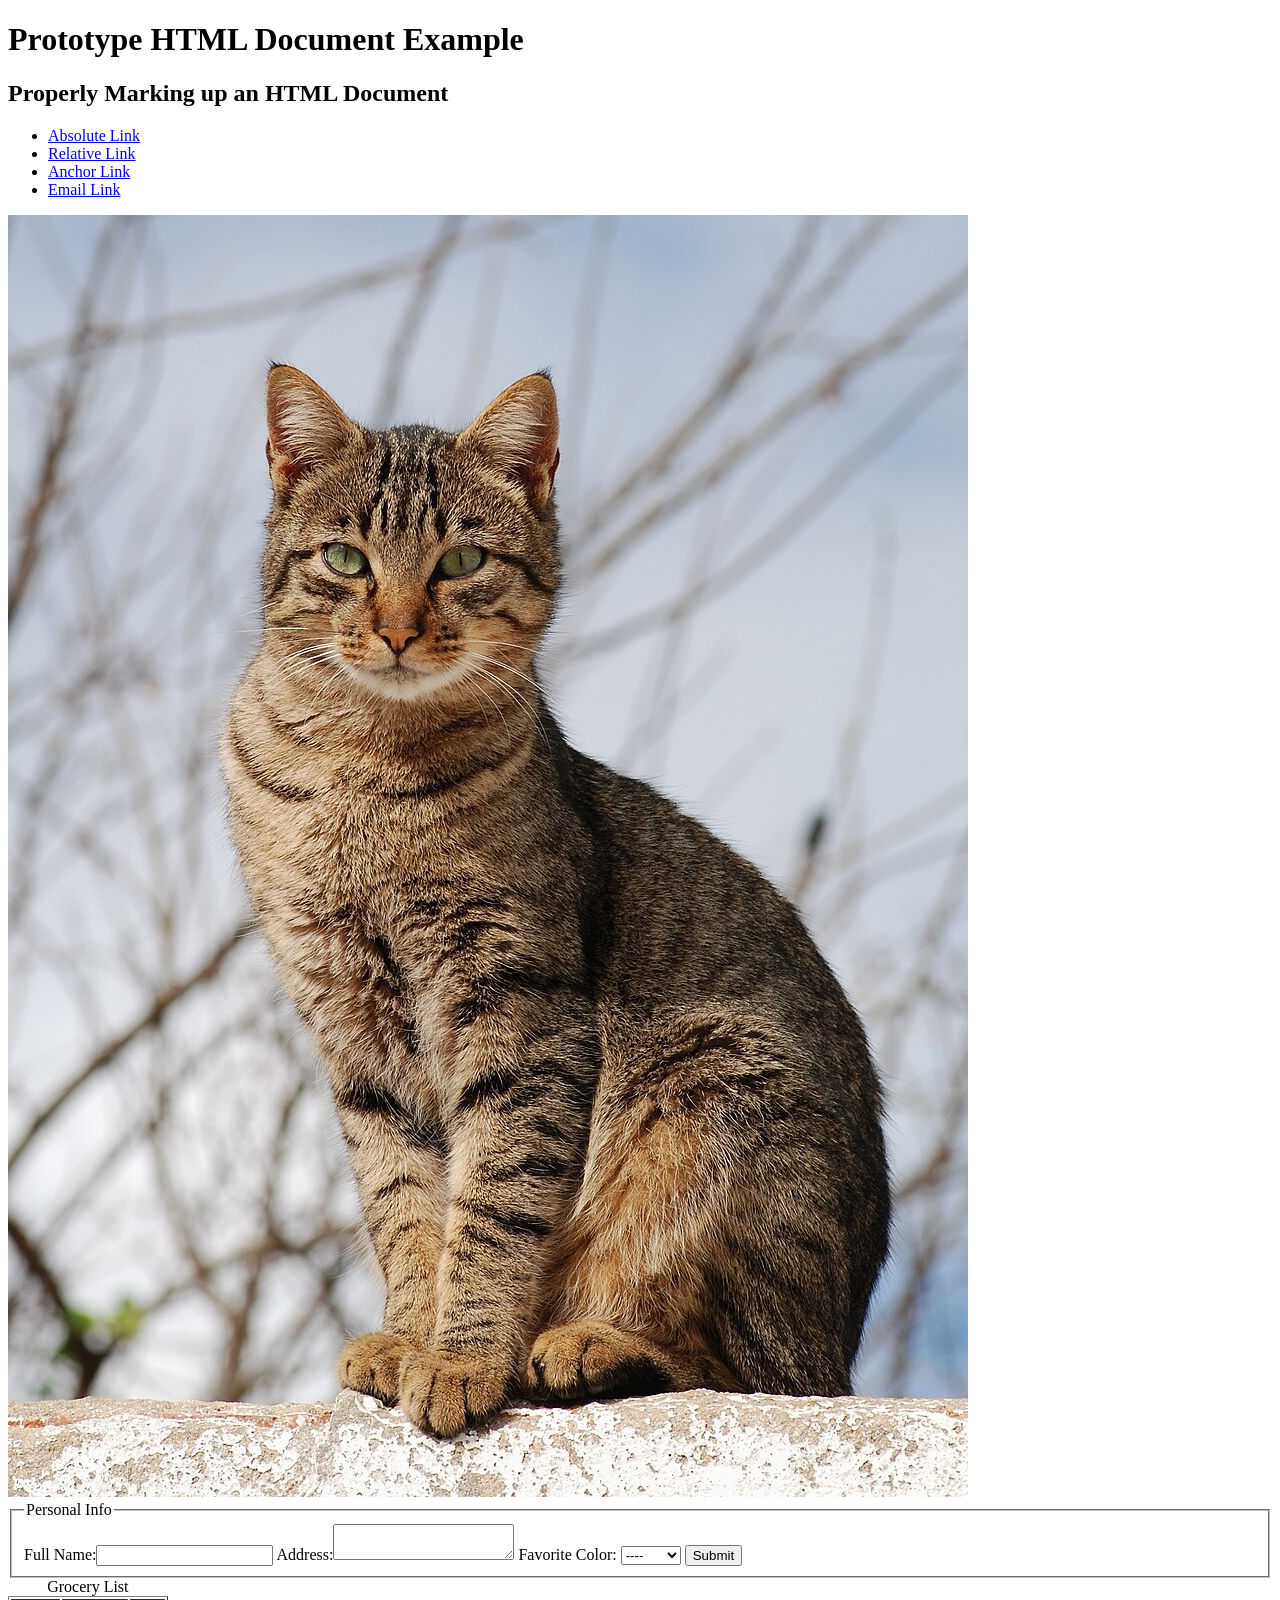
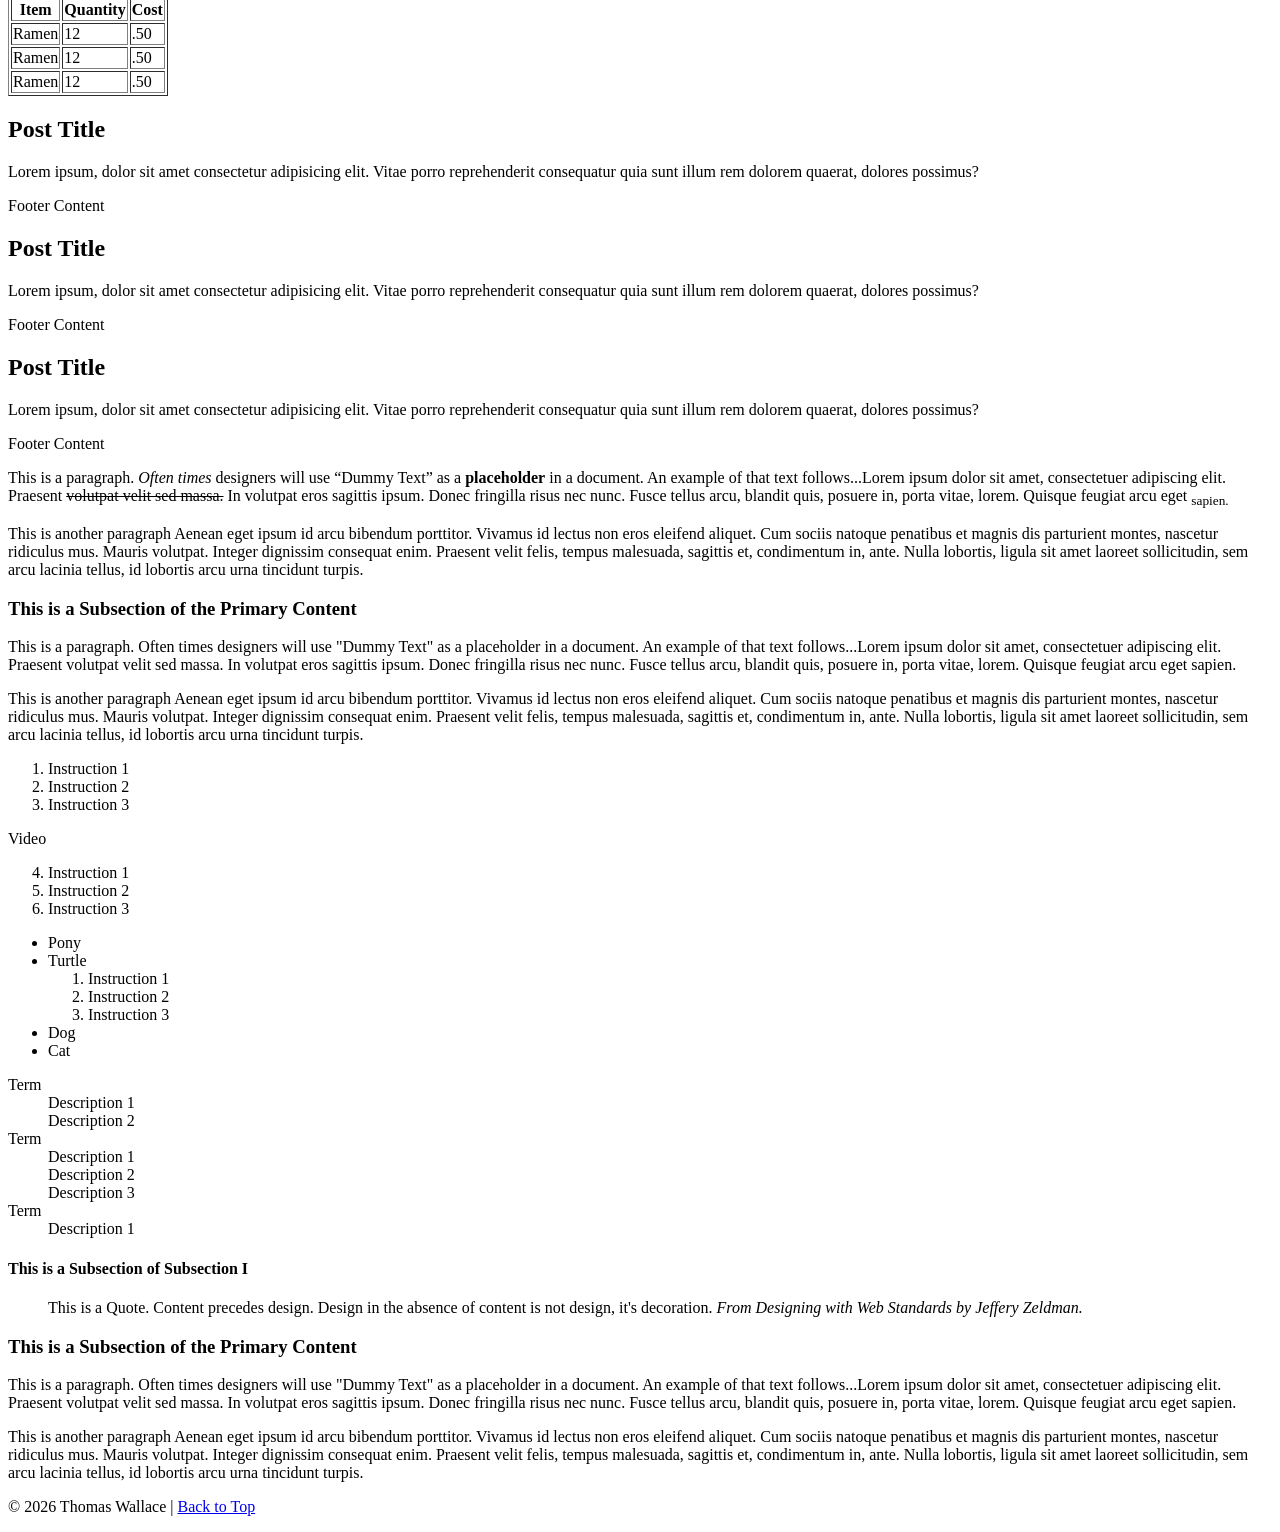
<file: prototype/index.html>
<!DOCTYPE html>
<html lang="en">

<head>
  <title>HTML Sandbox</title>
  <meta charset="utf-8" />
  <meta name="viewport" content="width=device-width, initial-scale=1.0" />
  <meta name="description" content="Short keyword heavy description of the site's purpose" />
  <meta name="author" content="Thomas Wallace" />
</head>

<body>
  <main>
    <!-- ** Page Title ** -->
    <header class="primary">
      <h1>Prototype HTML Document Example</h1>
    </header>
    <section id="content">
      <h2>Properly Marking up an HTML Document</h2>
      <!-- Hyperlinks -->
      <nav class="primary">
        <ul>
          <li><a href="https://ualr.edu#footer" target="_blank">Absolute Link</a></li>
          <li><a href="img/cat.jpg" download>Relative Link</a></li>
          <li><a href="#footer">Anchor Link</a></li>
          <li><a href="mailto:email@email.com">Email Link</a></li>
        </ul>
      </nav>
      <img src="assets/img/cat.jpg" alt="UA Little Rock Text Logo" />
      <form action="processing-script.php" method="get">
        <fieldset>
          <legend>Personal Info</legend>
          <label for="fname">Full Name:</label><input type="text" id="fname" name="fname" />
          <label for="address">Address:</label><textarea id="address" name="address"></textarea>
          <label for="color">Favorite Color:</label>
          <select id="color" name="color">
            <option value="R">Red</option>
            <option value="G">Green</option>
            <option value="B">Blue</option>
            <option selected value="null">----</option>
          </select>
          <input type="submit" />
        </fieldset>
      </form>
      <table border="1">
        <caption>Grocery List</caption>
        <tr>
          <th scope="col">Item</th>
          <th scope="col">Quantity</th>
          <th scope="col">Cost</th>
        </tr>
        <tr>
          <td>Ramen</td>
          <td>12</td>
          <td>.50</td>
        </tr>
        <tr>
          <td>Ramen</td>
          <td>12</td>
          <td>.50</td>
        </tr>
        <tr>
          <td>Ramen</td>
          <td>12</td>
          <td>.50</td>
        </tr>
      </table>

      <article>
        <header>
          <h2>Post Title</h2>
        </header>
        <p>Lorem ipsum, dolor sit amet consectetur adipisicing elit. Vitae porro reprehenderit consequatur quia sunt illum rem dolorem quaerat, dolores possimus?</p>
        <footer>Footer Content</footer>
      </article>
      <article>
        <header>
          <h2>Post Title</h2>
        </header>
        <p>Lorem ipsum, dolor sit amet consectetur adipisicing elit. Vitae porro reprehenderit consequatur quia sunt illum rem dolorem quaerat, dolores possimus?</p>
        <footer>Footer Content</footer>
      </article>
      <article>
        <header>
          <h2>Post Title</h2>
        </header>
        <p>Lorem ipsum, dolor sit amet consectetur adipisicing elit. Vitae porro reprehenderit consequatur quia sunt illum rem dolorem quaerat, dolores possimus?</p>
        <footer>Footer Content</footer>
      </article>

      <p>This is a paragraph. <em>Often times</em> designers will use <q>Dummy Text</q> as a <strong>placeholder</strong> in a document. An example of that text follows...Lorem ipsum dolor sit amet, consectetuer adipiscing elit. Praesent <del>volutpat velit sed massa.</del> In volutpat eros sagittis ipsum. Donec fringilla risus nec nunc. Fusce tellus arcu, blandit quis, posuere in, porta vitae, lorem. Quisque feugiat arcu eget <sub>sapien.</sub> </p>

      <p>This is another paragraph Aenean eget ipsum id arcu bibendum porttitor. Vivamus id lectus non eros eleifend aliquet. Cum sociis natoque penatibus et magnis dis parturient montes, nascetur ridiculus mus. Mauris volutpat. Integer dignissim consequat enim. Praesent velit felis, tempus malesuada, sagittis et, condimentum in, ante. Nulla lobortis, ligula sit amet laoreet sollicitudin, sem arcu lacinia tellus, id lobortis arcu urna tincidunt turpis. </p>

      <h3>This is a Subsection of the Primary Content</h3>

      <p>This is a paragraph. Often times designers will use "Dummy Text" as a placeholder in a document. An example of that text follows...Lorem ipsum dolor sit amet, consectetuer adipiscing elit. Praesent volutpat velit sed massa. In volutpat eros sagittis ipsum. Donec fringilla risus nec nunc. Fusce tellus arcu, blandit quis, posuere in, porta vitae, lorem. Quisque feugiat arcu eget sapien.</p>

      <p>This is another paragraph Aenean eget ipsum id arcu bibendum porttitor. Vivamus id lectus non eros eleifend aliquet. Cum sociis natoque penatibus et magnis dis parturient montes, nascetur ridiculus mus. Mauris volutpat. Integer dignissim consequat enim. Praesent velit felis, tempus malesuada, sagittis et, condimentum in, ante. Nulla lobortis, ligula sit amet laoreet sollicitudin, sem arcu lacinia tellus, id lobortis arcu urna tincidunt turpis.</p>

      <ol>
        <li>Instruction 1</li>
        <li>Instruction 2</li>
        <li>Instruction 3</li>
      </ol>
      <p>Video</p>
      <ol start="4">
        <li>Instruction 1</li>
        <li>Instruction 2</li>
        <li>Instruction 3</li>
      </ol>

      <ul>
        <li>Pony</li>
        <li>Turtle
          <ol>
            <li>Instruction 1</li>
            <li>Instruction 2</li>
            <li>Instruction 3</li>
          </ol>
        </li>
        <li>Dog</li>
        <li>Cat</li>
      </ul>

      <dl>
        <dt>Term</dt>
        <dd>Description 1</dd>
        <dd>Description 2</dd>
        <dt>Term</dt>
        <dd>Description 1</dd>
        <dd>Description 2</dd>
        <dd>Description 3</dd>
        <dt>Term</dt>
        <dd>Description 1</dd>
      </dl>

      <h4>This is a Subsection of Subsection I</h4>

      <blockquote>
        This is a Quote. Content precedes design. Design in the absence of content is not design, it's decoration. <cite>From Designing with Web Standards by Jeffery Zeldman.</cite>
      </blockquote>

      <h3>This is a Subsection of the Primary Content</h3>

      <p>This is a paragraph. Often times designers will use "Dummy Text" as a placeholder in a document. An example of that text follows...Lorem ipsum dolor sit amet, consectetuer adipiscing elit. Praesent volutpat velit sed massa. In volutpat eros sagittis ipsum. Donec fringilla risus nec nunc. Fusce tellus arcu, blandit quis, posuere in, porta vitae, lorem. Quisque feugiat arcu eget sapien.</p>

      <p>This is another paragraph Aenean eget ipsum id arcu bibendum porttitor. Vivamus id lectus non eros eleifend aliquet. Cum sociis natoque penatibus et magnis dis parturient montes, nascetur ridiculus mus. Mauris volutpat. Integer dignissim consequat enim. Praesent velit felis, tempus malesuada, sagittis et, condimentum in, ante. Nulla lobortis, ligula sit amet laoreet sollicitudin, sem arcu lacinia tellus, id lobortis arcu urna tincidunt turpis.</p>
    </section>
    <footer class="primary" id="footer">
      <p>&copy; 2026 Thomas Wallace | <a href="#top">Back to Top</a></p>
    </footer>
  </main>
</body>

</html>
</file>
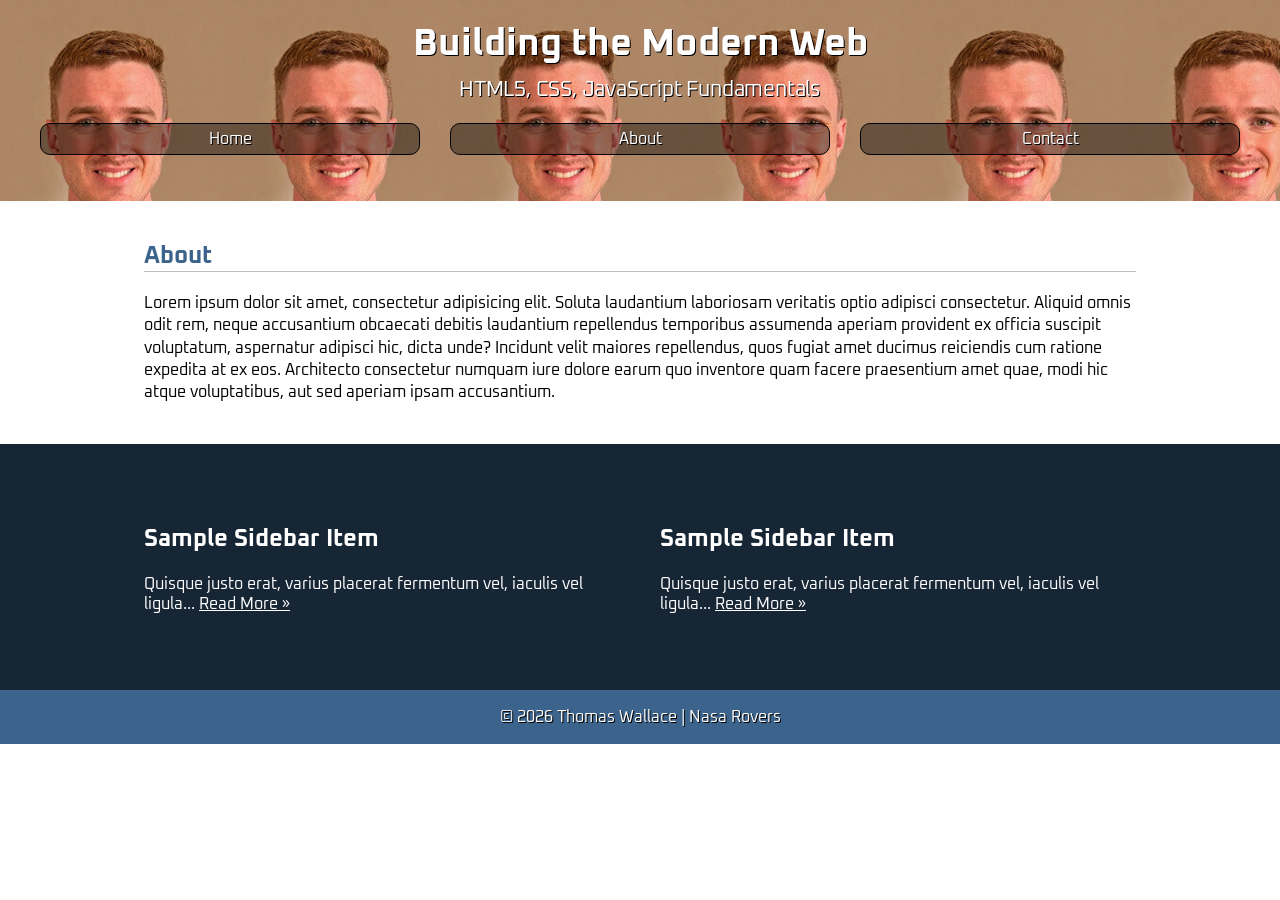
<file: css-demo/about.html>
<!DOCTYPE html>
<html lang="en">

<head>
  <title>IFSC 11003 - Prototype</title>
  <meta charset="UTF-8" />
  <meta name="description" content="Keyword rich narrative on site purpose" />
  <meta name="author" content="Student Name" />
  <meta name="viewport" content="width=device-width, initial-scale=1" />

  <!-- Style Sheet -->
  <link rel="preconnect" href="https://fonts.googleapis.com">
<link rel="preconnect" href="https://fonts.gstatic.com" crossorigin>
<link href="https://fonts.googleapis.com/css2?family=Oxanium:wght@200..800&display=swap" rel="stylesheet">
  <link href="assets/css/style.css" rel="stylesheet" />
</head>

<body id="page-about">
  <a class="visually-hidden" href="#main-content">Skip to main content</a>
  <header class="primary">
    <h1><a href="index.html">Building the Modern Web</a></h1>
    <p class="subtitle">HTML5, CSS, JavaScript Fundamentals</p>
    <nav class="primary" aria-label="Primary">
      <ul>
        <li><a href="index.html">Home</a></li>
        <li><a href="about.html">About</a></li>
        <li><a href="contact.html">Contact</a></li>
      </ul>
    </nav>
  </header>

  <!-- Main landmark gives you a clean selector target for weeks 6–9 -->
  <main id="main-content" class="container">
    <section id="content">
      <h2>About</h2>
      <p>
        Lorem ipsum dolor sit amet, consectetur adipisicing elit. Soluta laudantium laboriosam veritatis optio adipisci consectetur. Aliquid omnis odit rem, neque accusantium obcaecati debitis laudantium repellendus temporibus assumenda aperiam provident ex officia suscipit voluptatum, aspernatur adipisci hic, dicta unde? Incidunt velit maiores repellendus, quos fugiat amet ducimus reiciendis cum ratione expedita at ex eos. Architecto consectetur numquam iure dolore earum quo inventore quam facere praesentium amet quae, modi hic atque voluptatibus, aut sed aperiam ipsam accusantium.
      </p>
    </section>
  </main>
  <aside aria-label="Sidebar">
    <div class="container">
      <article class="widget">
        <header>
          <h2>Sample Sidebar Item</h2>
        </header>

        <p>
          Quisque justo erat, varius placerat fermentum vel, iaculis vel ligula...
          <a href="#">Read More &raquo;</a>
        </p>

        <footer>Widget Footer</footer>
      </article>
      <article class="widget">
        <header>
          <h2>Sample Sidebar Item</h2>
        </header>

        <p>
          Quisque justo erat, varius placerat fermentum vel, iaculis vel ligula...
          <a href="#">Read More &raquo;</a>
        </p>

        <footer>Widget Footer</footer>
      </article>
    </div>
  </aside>
  <footer class="primary">
    <p>&copy; 2026 Thomas Wallace | Nasa Rovers</p>
  </footer>

</body>

</html>
</file>
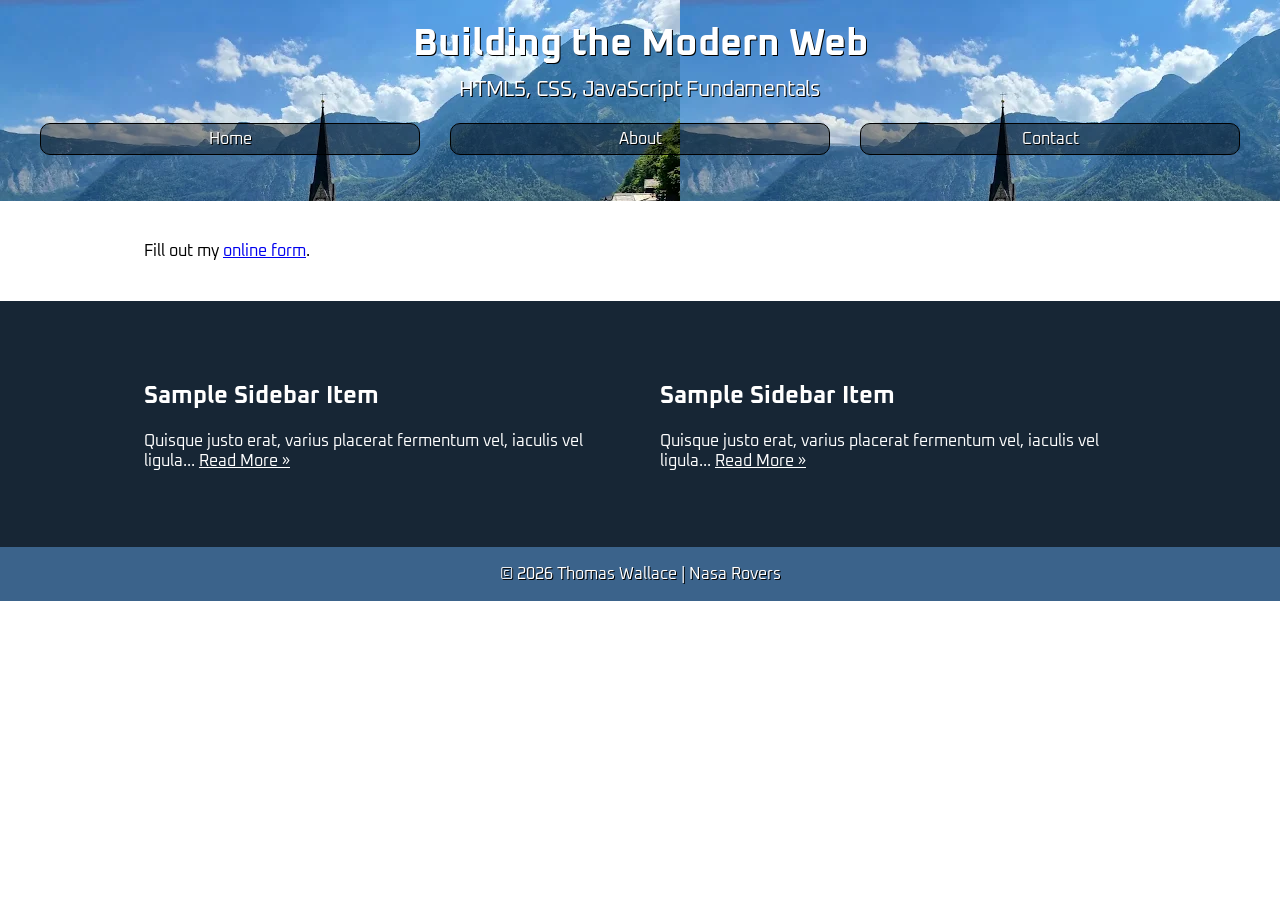
<file: css-demo/contact.html>
<!DOCTYPE html>
<html lang="en">

<head>
  <title>IFSC 11003 - Prototype</title>
  <meta charset="UTF-8" />
  <meta name="description" content="Keyword rich narrative on site purpose" />
  <meta name="author" content="Student Name" />
  <meta name="viewport" content="width=device-width, initial-scale=1" />

  <!-- Style Sheet -->
  <link rel="preconnect" href="https://fonts.googleapis.com">
<link rel="preconnect" href="https://fonts.gstatic.com" crossorigin>
<link href="https://fonts.googleapis.com/css2?family=Oxanium:wght@200..800&display=swap" rel="stylesheet">
  <link href="assets/css/style.css" rel="stylesheet" />
</head>

<body id="page-contact">
  <a class="visually-hidden" href="#main-content">Skip to main content</a>
  <header class="primary">
    <h1><a href="index.html">Building the Modern Web</a></h1>
    <p class="subtitle">HTML5, CSS, JavaScript Fundamentals</p>
    <nav class="primary" aria-label="Primary">
      <ul>
        <li><a href="index.html">Home</a></li>
        <li><a href="about.html">About</a></li>
        <li><a href="contact.html">Contact</a></li>
      </ul>
    </nav>
  </header>

  <!-- Main landmark gives you a clean selector target for weeks 6–9 -->
  <main id="main-content" class="container">
    <section id="content">
<div id="wufoo-we1y6dn1x8zb8m"> Fill out my <a href="https://herrwallace.wufoo.com/forms/we1y6dn1x8zb8m">online form</a>. </div> <script type="text/javascript"> var we1y6dn1x8zb8m; (function(d, t) { var s = d.createElement(t), options = { 'userName':'herrwallace', 'formHash':'we1y6dn1x8zb8m', 'autoResize':true, 'height':'573', 'async':true, 'host':'wufoo.com', 'header':'show', 'ssl':true }; s.src = ('https:' == d.location.protocol ?'https://':'http://') + 'secure.wufoo.com/scripts/embed/form.js'; s.onload = s.onreadystatechange = function() { var rs = this.readyState; if (rs) if (rs != 'complete') if (rs != 'loaded') return; try { we1y6dn1x8zb8m = new WufooForm(); we1y6dn1x8zb8m.initialize(options); we1y6dn1x8zb8m.display(); } catch (e) { } }; var scr = d.getElementsByTagName(t)[0], par = scr.parentNode; par.insertBefore(s, scr); })(document, 'script'); </script>
    </section>
  </main>
  <aside aria-label="Sidebar">
    <div class="container">
      <article class="widget">
        <header>
          <h2>Sample Sidebar Item</h2>
        </header>

        <p>
          Quisque justo erat, varius placerat fermentum vel, iaculis vel ligula...
          <a href="#">Read More &raquo;</a>
        </p>

        <footer>Widget Footer</footer>
      </article>
      <article class="widget">
        <header>
          <h2>Sample Sidebar Item</h2>
        </header>

        <p>
          Quisque justo erat, varius placerat fermentum vel, iaculis vel ligula...
          <a href="#">Read More &raquo;</a>
        </p>

        <footer>Widget Footer</footer>
      </article>
    </div>
  </aside>
  <footer class="primary">
    <p>&copy; 2026 Thomas Wallace | Nasa Rovers</p>
  </footer>

</body>

</html>
</file>
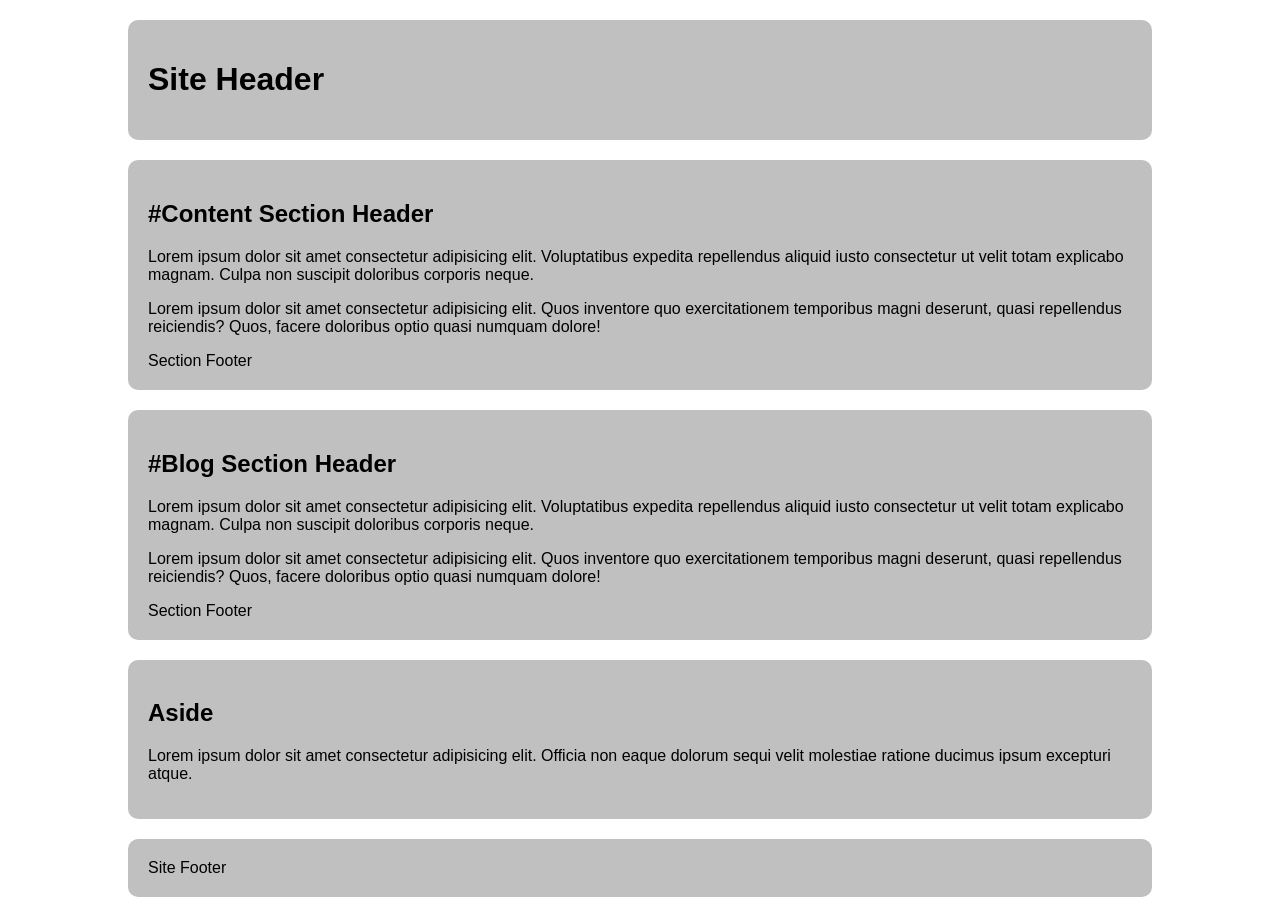
<file: css-grid-lab/grid-two-col-equal.html>
<!DOCTYPE html>
<html lang="en">

<head>
  <meta charset="UTF-8">
  <meta name="viewport" content="width=device-width, initial-scale=1.0">
  <title>CSS Grid Demo</title>
  <style>
    /*  ---------------Box Sizing-----------------  */
    html {
      box-sizing: border-box;
    }

    *,
    *:before,
    *:after {
      box-sizing: inherit;
    }

    /* Starter */
    main>* {
      font-family: Avenir, Montserrat, Corbel, "URW Gothic", source-sans-pro,
        sans-serif;
      font-weight: normal;
      background-color: #c0c0c0;
      border-radius: 10px;
      padding: 20px;
    }

    main {
      display: grid;
      gap: 20px;
      max-width: 80vw;
      margin: 20px auto;
    }
  </style>

</head>

<body>
  <main>
    <header class="primary">
      <h1>Site Header</h1>
    </header>
    <section id="content">
      <header>
        <h2>#Content Section Header</h2>
      </header>
      <p>Lorem ipsum dolor sit amet consectetur adipisicing elit. Voluptatibus expedita repellendus aliquid iusto consectetur ut velit totam explicabo magnam. Culpa non suscipit doloribus corporis neque.</p>
      <p>
        Lorem ipsum dolor sit amet consectetur adipisicing elit. Quos inventore quo exercitationem temporibus magni deserunt, quasi repellendus reiciendis? Quos, facere doloribus optio quasi numquam dolore!</p>
      <footer>Section Footer</footer>
    </section>
    <section id="blog">
      <header>
        <h2>#Blog Section Header</h2>
      </header>
      <p>Lorem ipsum dolor sit amet consectetur adipisicing elit. Voluptatibus expedita repellendus aliquid iusto consectetur ut velit totam explicabo magnam. Culpa non suscipit doloribus corporis neque.</p>
      <p>
        Lorem ipsum dolor sit amet consectetur adipisicing elit. Quos inventore quo exercitationem temporibus magni deserunt, quasi repellendus reiciendis? Quos, facere doloribus optio quasi numquam dolore!</p>
      <footer>Section Footer</footer>
    </section>
    <aside>
      <h2>Aside</h2>
      <p>Lorem ipsum dolor sit amet consectetur adipisicing elit. Officia non eaque dolorum sequi velit molestiae ratione ducimus ipsum excepturi atque.</p>
    </aside>
    <footer class="primary">Site Footer</footer>
  </main>
</body>

</html>
</file>
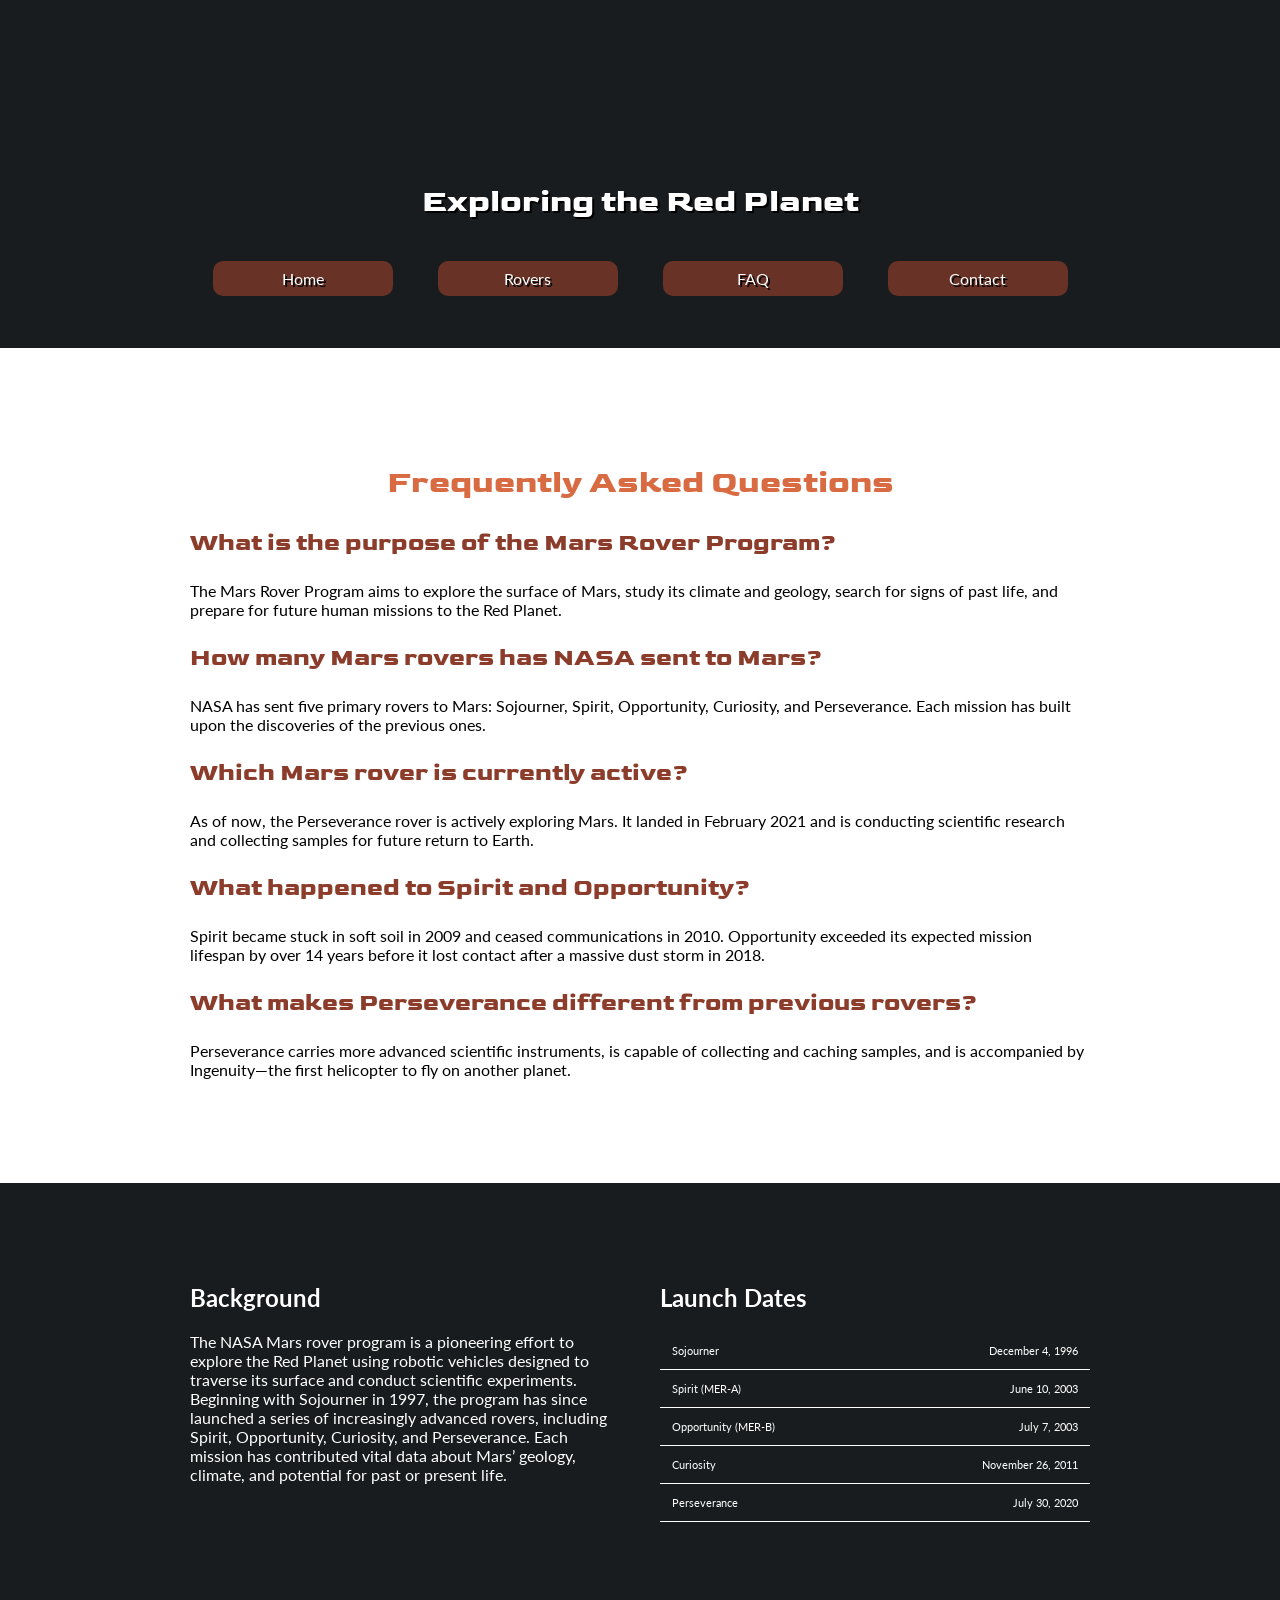
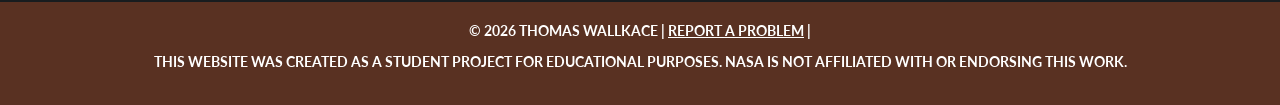
<file: final-project-draft/faq.html>
<!DOCTYPE html>
<html lang="en">

<head>
  <title>SpaceX Dragon</title>
  <meta charset="UTF-8" />
  <meta name="description" content="Mars Rovers" />
  <meta name="author" content="Thomas Wallace" />
  <link rel="preconnect" href="https://fonts.gstatic.com">
  <link href="https://fonts.googleapis.com/css2?family=Goldman:wght@700&display=swap" rel="stylesheet">
  <link href="https://fonts.googleapis.com/css2?family=Lato&display=swap" rel="stylesheet">
  <link rel="stylesheet" href="assets/css/style.css" />
</head>

<body>
  <header role="banner" class="primary">
    <h1><a href="index.html">Mars Rovers</a></h1>
    <h2>Exploring the Red Planet</h2>
    <nav role="navigation">
      <ul>
        <li><a href="index.html">Home</a></li>
        <li><a href="history.html">Rovers</a></li>
        <li><a href="faq.html">FAQ</a></li>
        <li><a href="contact.html">Contact</a></li>
      </ul>
    </nav>
  </header>
  <section id="content" class="container">
 <h2>Frequently Asked Questions</h2>

  <h3>What is the purpose of the Mars Rover Program?</h3>
  <p>
    The Mars Rover Program aims to explore the surface of Mars, study its climate and geology, search for signs of past life, and prepare for future human missions to the Red Planet.
  </p>

  <h3>How many Mars rovers has NASA sent to Mars?</h3>
  <p>
    NASA has sent five primary rovers to Mars: Sojourner, Spirit, Opportunity, Curiosity, and Perseverance. Each mission has built upon the discoveries of the previous ones.
  </p>

  <h3>Which Mars rover is currently active?</h3>
  <p>
    As of now, the Perseverance rover is actively exploring Mars. It landed in February 2021 and is conducting scientific research and collecting samples for future return to Earth.
  </p>

  <h3>What happened to Spirit and Opportunity?</h3>
  <p>
    Spirit became stuck in soft soil in 2009 and ceased communications in 2010. Opportunity exceeded its expected mission lifespan by over 14 years before it lost contact after a massive dust storm in 2018.
  </p>

  <h3>What makes Perseverance different from previous rovers?</h3>
  <p>
    Perseverance carries more advanced scientific instruments, is capable of collecting and caching samples, and is accompanied by Ingenuity—the first helicopter to fly on another planet.
  </p>
  </section>
  <aside role="complementary">
    <div class="container">
      <article class="widget">
        <header>
          <h2>Background</h2>
        </header>
        <p>
          The NASA Mars rover program is a pioneering effort to explore the Red Planet using robotic vehicles designed to traverse its surface and conduct scientific experiments. Beginning with Sojourner in 1997, the program has since launched a series of increasingly advanced rovers, including Spirit, Opportunity, Curiosity, and Perseverance. Each mission has contributed vital data about Mars’ geology, climate, and potential for past or present life.
        </p>
        <footer>Widget Footer</footer>
      </article>
      <article class="widget overview">
        <header>
          <h2>Launch Dates</h2>
        </header>
        <table>
          <tbody>
            <tr>
              <td>Sojourner</td>
              <td>December 4, 1996</td>
            </tr>
            <tr>
              <td>Spirit (MER-A)</td>
              <td>June 10, 2003</td>
            </tr>
            <tr>
              <td>Opportunity (MER-B)</td>
              <td>July 7, 2003</td>
            </tr>
            <tr>
              <td>Curiosity</td>
              <td>November 26, 2011</td>
            </tr>
            <tr>
              <td>Perseverance</td>
              <td>July 30, 2020</td>
            </tr>
          </tbody>
        </table>
        <footer>Widget Footer</footer>
      </article>
    </div>
  </aside>
  <footer id="colophon" role="contentinfo">
        <h6>&copy; 2026 Thomas Wallkace | <a href="mailto:tswallace@ualr.edu"> Report a Problem</a> | <p>This website was created as a student project for educational purposes. NASA is not affiliated with or endorsing this work.</p>
  </footer>
</body>

</html>
</file>
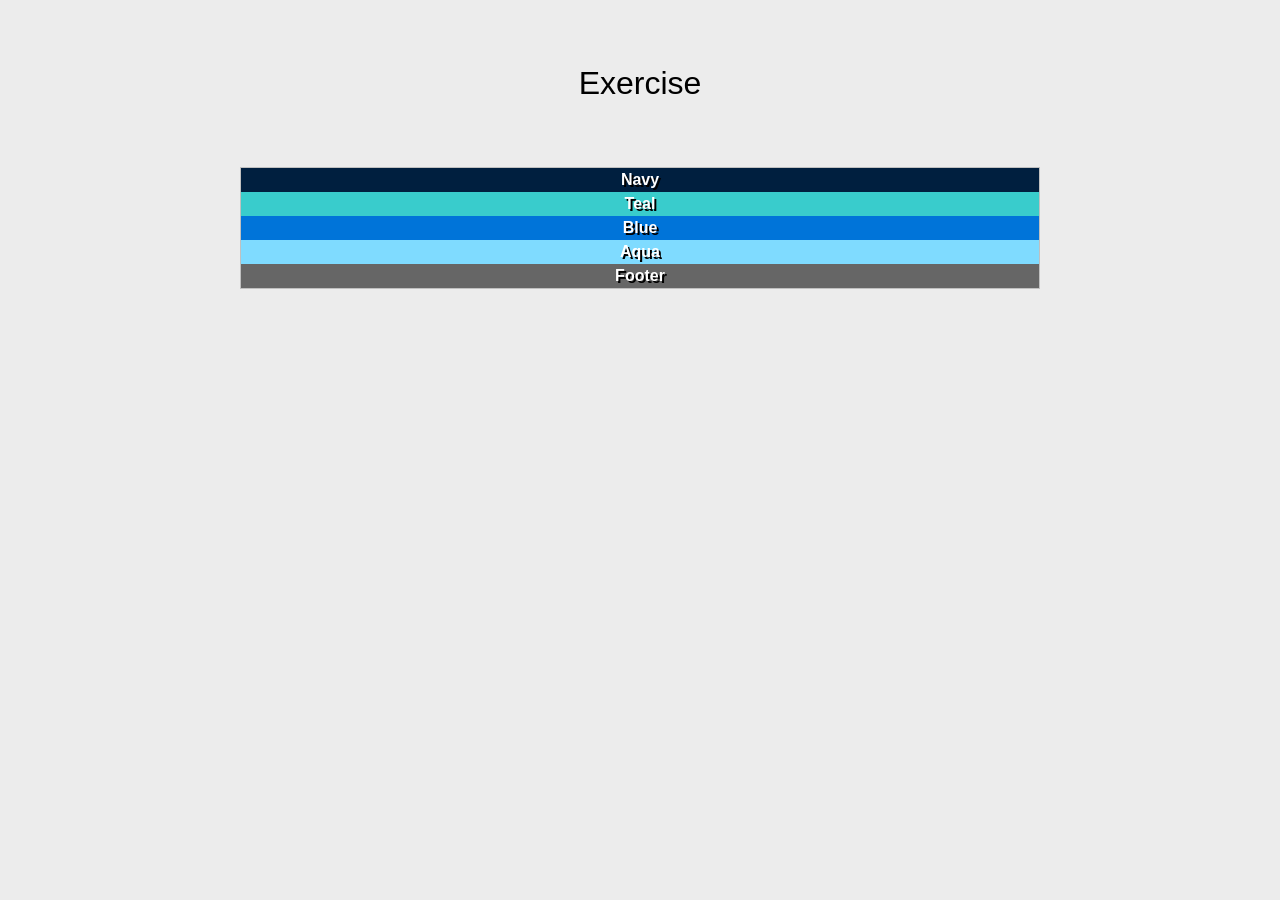
<file: positioning-lab/absolute-1.html>
<!DOCTYPE html>
<html lang="en">

<head>
  <meta charset="UTF-8">
  <meta http-equiv="X-UA-Compatible" content="IE=edge">
  <meta name="viewport" content="width=device-width, initial-scale=1.0">
  <title>Positioning Lab</title>
  <style type="text/css">
    /* ---------------Box Sizing----------------- */
    html {
      box-sizing: border-box;
    }
    *,
    *:before,
    *:after {
      box-sizing: inherit;
    }
    body {
      background-color: #ECECEC;
      font-weight: bold;
      font-family: Tahoma, Geneva, sans-serif;
      color: #FFF;
      text-align: center;
      line-height: 24px;
    }
    #wrapper {
      background-color: #FFF;
      border: 1px solid #c0c0c0;
      width: 800px;
      margin-right: auto;
      margin-left: auto;
      text-shadow: 2px 2px #000;
    }
    #navy {
      background-color: #001f3f;
    }
    #teal {
      background-color: #39CCCC;
    }
    #blue {
      background-color: #0074D9;
    }
    #aqua {
      background-color: #7FDBFF;
    }
    #footer {
      background-color: #666;
    }
    h1 {
      color: #000;
      font-weight: normal;
      padding: 50px;
    }
  </style>
</head>
<body>
  <h1>Exercise</h1>
  <section id="wrapper">
    <div id="navy">Navy</div>
    <div id="teal">Teal</div>
    <div id="blue">Blue</div>
    <div id="aqua">Aqua</div>
    <div id="footer">Footer</div>
  </section>
</body>

</html>
</file>
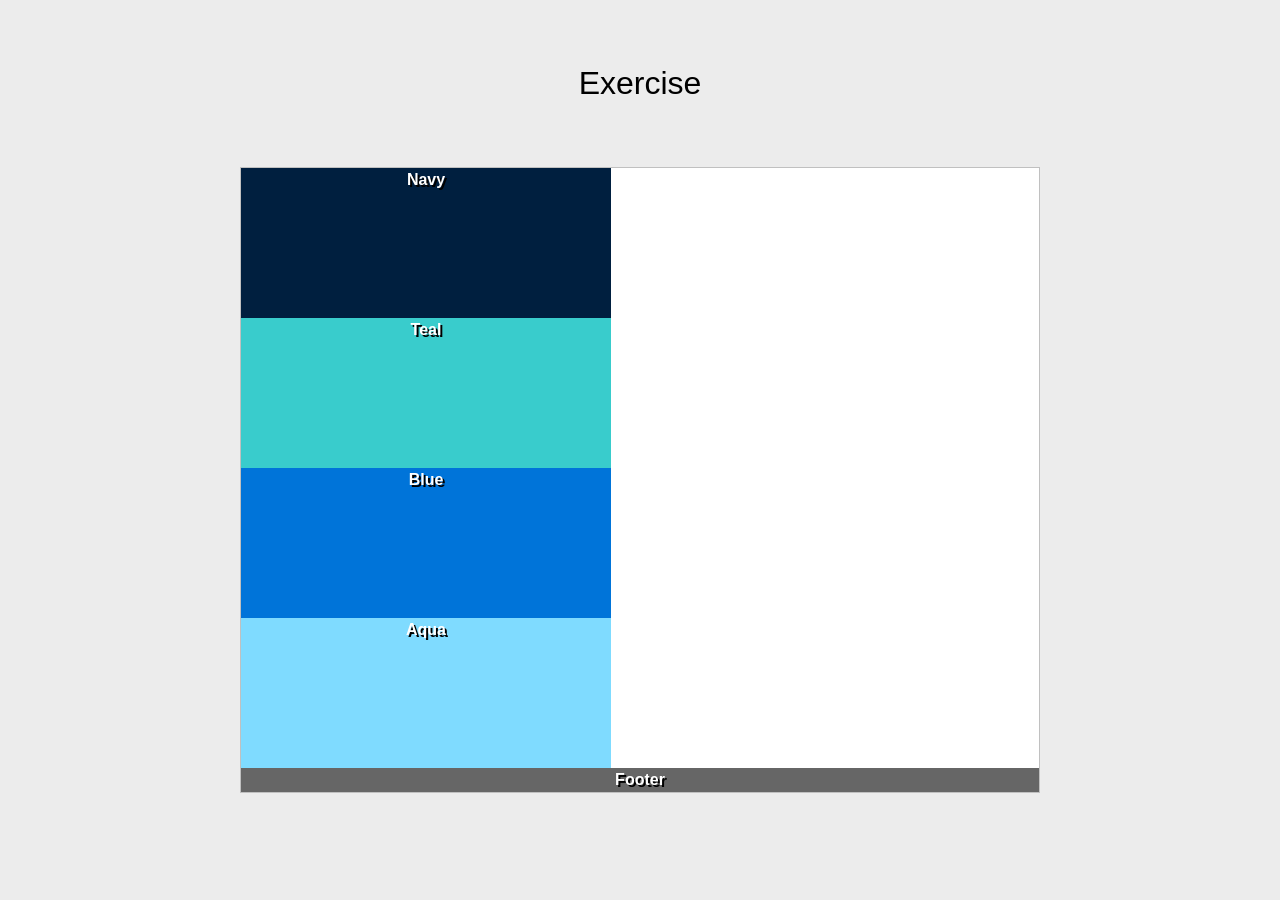
<file: positioning-lab/float-1.html>
<!DOCTYPE html>
<html lang="en">

<head>
  <meta charset="UTF-8">
  <meta http-equiv="X-UA-Compatible" content="IE=edge">
  <meta name="viewport" content="width=device-width, initial-scale=1.0">
  <title>Positioning Lab</title>
  <style type="text/css">
    /* ---------------Box Sizing----------------- */
    html {
      box-sizing: border-box;
    }
    *,
    *:before,
    *:after {
      box-sizing: inherit;
    }
    body {
      background-color: #ECECEC;
      font-weight: bold;
      font-family: Tahoma, Geneva, sans-serif;
      color: #FFF;
      text-align: center;
      line-height: 24px;
    }
    #wrapper {
      background-color: #FFF;
      border: 1px solid #c0c0c0;
      width: 800px;
      margin-right: auto;
      margin-left: auto;
      text-shadow: 2px 2px #000;
    }
    #navy {
      background-color: #001f3f;
      width:370px;
      height:150px;
    }
    #teal {
      background-color: #39CCCC;
      width:370px;
      height:150px;
    }
    #blue {
      background-color: #0074D9;
            width:370px;
      height:150px;
    }
    #aqua {
      background-color: #7FDBFF;
            width:370px;
      height:150px;
    }
    #footer {
      background-color: #666;
    }
    h1 {
      color: #000;
      font-weight: normal;
      padding: 50px;
    }
  </style>
</head>
<body>
  <h1>Exercise</h1>
  <section id="wrapper">
    <div id="navy">Navy</div>
    <div id="teal">Teal</div>
    <div id="blue">Blue</div>
    <div id="aqua">Aqua</div>
    <div id="footer">Footer</div>
  </section>
</body>

</html>
</file>
<file: css-demo/assets/css/style.css>
/* ---------------Box Sizing----------------- */
html {
  box-sizing: border-box;
}
*,
*:before,
*:after {
  box-sizing: inherit;
}

/* Skip link utility: hidden until focused */
.visually-hidden {
  border: 0;
  clip: rect(0, 0, 0, 0);
  height: 1px;
  margin: -1px;
  overflow: hidden;
  padding: 0;
  position: absolute;
  white-space: nowrap;
  width: 1px;
}

/* -------- Utility Styles --------*/
.container{
  width:80vw;
  max-width:992px;
  margin:40px auto;
}

img{
  max-width:100%;
}

.img-right{
  float:right;
  border:1px solid #CCCCCC;
  padding:5px;
  margin:10px 0 10px 20px;
}
.img-left{
  float:left;
  border:1px solid #CCCCCC;
  padding:5px;
  margin:10px 20px 10px 0;
}
.img-center{
  display:block;
  border:1px solid #CCCCCC;
  padding:5px;
  margin:20px auto;
}


/* -------- Global Styles --------*/

body{
  font-family: "Oxanium", sans-serif;
  margin:0;
}

header.primary{
  background-color:#3b6b8b;
  color: #ffffff;
  text-align: center;
  text-shadow: 1px 1px #000000;
  /* Longform */
  padding-top:40px;
  padding-right:40px;
  padding-bottom:40px;
  padding-left:40px;
  /* Single Value */
  padding:40px;
  /* T/R/B/L */
  padding: 40px 40px 20px 40px;
  /* T/B | L/R */
  padding: 20px 40px;
  background-image: url("../img/church.webp");
}

#page-about header.primary{
    background-image: url("../img/tim.jpg");
}

header.primary a{
  color:#fff;
  text-decoration:none;
}

header.primary h1{
  font-size:2.4rem;
  margin:0;
}

header.primary  p.subtitle{
  font-size:1.3rem;
  margin:10px 0 20px;
  letter-spacing: -.2px;
}

header.primary nav.container{
  
}

header.primary nav ul{
  padding:0;
  display:flex;
  flex-direction:row;
  justify-content: space-evenly;
  gap:30px;
}

header.primary nav ul li{
  list-style-type:none;
  margin-bottom:10px;
  flex:1;
}

header.primary nav ul li a{
  background-color: rgba(0,0,0,.4);
  padding:5px 7.5px;
  display:block;
  border-radius: 10px;
  border: 1px solid #000;
  transition:.3s;
}

header.primary nav ul li a:hover{
  background-color: rgba(0,0,0,.8);
}

#content h2, #blog h2{
color:#3b638b;
border-bottom:1px solid #c0c0c0;
}

#content p{
  line-height:1.4;
}

#blog{
  display:flex;
  flex-direction:row;
  justify-content:space-between;
  flex-wrap:wrap;
  gap:20px;
  border-top:4px double #cccccc;
  border-bottom:4px double #cccccc;
  margin:20px 0;
  padding:30px 0 40px 0;
}

#blog h2{
flex: 0 0 100%;
margin:0;  
}

#blog article{
box-shadow: 0 4px 8px rgba(0,0,0, 0.6);
padding:10px;
font-size:.7rem;
flex:1;  
}

figure{
margin:0;
}

#blog article time,
#blog figcaption {
  text-transform:uppercase;
  font-size:.7rem;
}

#blog a{
 color:#3B638B;
}

#practice h2{
color:#3b638b;
border-bottom:1px solid #c0c0c0;
}

#practice a:link, #practice a:visited{
  color: #3b638b;
}

#practice h3{
  border-left:7.5px solid #3b638b;
  padding:7.5px;
}


table{
width:100%;
border:1px solid #c0c0c0;
border-collapse:collapse;  
}
table caption{}
tr:nth-child(odd){
  background-color: rgba(0, 0, 0, 0.1); 
}
th{
background-color: #172635;
color:#ffffff;
padding:7.5px;
}
td{
  border:1px solid #c0c0c0;
  padding:5px; 
}

td:nth-child(n+2){
  text-align:right;
}

tr:hover{
  background-color: rgba(0, 0, 0, 0.2); 
}


aside[aria-label="Sidebar"]{
    background-color: #172635;
    color:#fff;
    padding: 20px 0;
}

aside div.container{
  display:flex;
  flex-direction:row;
  justify-content:center;
  gap:40px;
}

aside .container a{
  color:#ffffff;
}

article.widget footer{
  display:none;
}

footer.primary{
background-color: #3b638b;
padding:1px;
text-align:center;
color:#ffffff; 
text-shadow:1px 1px #000000;    
}












/*  ----------- Media Queries ------------  */

@media screen and (max-width:500px){
  
header.primary nav ul{
  flex-direction:column;
  gap:5px;
} 
  
#blog h2{
text-align:center;
}  
  
}
</file>
<file: final-project-draft/assets/css/style.css>
/* Color Theme  
#F28D52
#D96B43
#593122
#8C3C2A
#F2F2F2

*/




/* ---------------Box Sizing----------------- */

html {
  box-sizing: border-box;
}
*,
*:before,
*:after {
  box-sizing: inherit;
}

/* ----- Utility Styles ---- */

.container {
  width: 80vw;
  margin: 40px auto;
  max-width: 900px;
}

.img-right {
  float: right;
  margin: 10px 0 10px 20px;
  border: 1px solid #c0c0c0;
  padding: 5px;
  max-width:33%;
}

.img-left {
  float: left;
  margin: 10px 20px 10px 0;
  border: 1px solid #c0c0c0;
  padding: 5px;
}

.img-center {
  display: block;
  margin: 20px auto;
  border: 1px solid #c0c0c0;
  padding: 5px;
}

/* ---- Responsive Images ----*/
img {
  max-width: 100%;
  height: auto;
}

/* ----- Global Styles ---- */

body {
  font-family: "Lato", sans-serif;
  margin: 0;
}

header.primary {
  background-color: #181c1f;
  text-align: center;
  color: #ffffff;
  text-shadow: 2px 2px #000000;
  /* Shorhand T,R,B,L*/
  padding: 2em 2em;
  position: relative;
}

#contact header.primary::before {
  content: "";
  background-image: none;
  background-size: cover;
  position: absolute;
  top: 0px;
  right: 0px;
  bottom: 0px;
  left: 0px;
  opacity: 0.4;
}


header.primary::before {
  content: "";
  background-image: url("https://assets.codepen.io/7248/mars.jpg");
  background-size: cover;
  position: absolute;
  top: 0px;
  right: 0px;
  bottom: 0px;
  left: 0px;
  opacity: 0.4;
}

header.primary h1 {
  font-size: 3.2rem;
  margin: 20px 0;
  position: relative;
}

header.primary h1 a {
  color: #ffffff;
  display: block;
  width: 376px;
  height: 110px;
  margin: 0 auto;
    background: url("https://assets.codepen.io/7248/nasa-opt.webp");
  text-indent: 100%;
  white-space:nowrap;
  overflow:hidden;
}

header.primary h2 {
  font-family: "Goldman", cursive;
  font-size: 2em;
  /* Shorhand Three Value Top, Left/Right, Bottom*/
  margin: 20px auto 40px;
  position: relative;
}

header.primary nav ul {
  position: relative;
  display: flex;
  flex-direction: row;
  justify-content: space-around;
  padding: 0;
  max-width: 900px;
  margin: 20px auto;
}

header.primary nav li {
  list-style-type: none;
  padding: 0;
  width: 20%;
}

header.primary nav a:link,
header.primary nav a:visited {
  color: white;
  text-decoration: none;
  background-color: #000000;
  background-color: rgba(140, 60, 42, .7);
  padding: 8px 16px;
  border-radius: 10px;
  transition: 0.6s;
  display: block;
}

header.primary nav a:hover,
header.primary nav a:active {
  background-color: rgba(140, 60, 42, 1);
}

section#content {
  padding: 3em 0;
}

section#content h2{
  font-family: "Goldman", cursive;
  color: #D96B43;
}

section#content h3{
  font-family: "Goldman", cursive;
  color: #8C3C2A;
  font-size:1.5rem;
}

section#content table{
  width:100%;
  border: 1px solid #c0c0c0;
  border-collapse:collapse;
}

section#content caption{
  font-weight:bold;
  font-size:1.5rem;
  margin:10px;
  font-family: "Goldman", cursive;
  font-size: 2em;
  color: #33536b;
}

section#content th {
  background:#181C1F;
  color:#ffffff;
  text-align:left;
  padding:10px;
}

section#content td{
  border:1px solid #c0c0c0;
  padding:5px;
}

section#content tr:nth-child(even){
  background:#DCDCDC;
}

section#content tr:hover{
  background:#8EA6B8;
}

/* ------------- Articles --------------- */

section#articles {
  background: #181c1f;
}

section#articles .container {
  display: flex;
  flex-direction: row;
  justify-content: space-between;
  gap:20px;
  flex-wrap: wrap;
  border-bottom: 1px solid #c0c0c0;
  padding: 0 0 4em 0;
}

section#articles h2,
#content h2 {
  flex: 0 0 100%;
  color: #33536b;
  text-align: center;
  font-family: "Goldman", cursive;
  font-size: 2em;
  
}

section#articles h2 {
  color: #fff;
  text-shadow: 2px 2px #000;
}

#articles article.post {
  flex:1;  
  box-shadow: 0 4px 8px inset rgba(0, 0, 0, 0.4);
  padding: 10px;
  transition: 0.6s;
  font-size: 0.8rem;
  border-radius: 10px;
  background: #fff;
}

#articles article.post h2 {
  font-size: 1.5em;
  text-shadow: none;
}

#articles article.post:hover {
  box-shadow: 0 8px 16px rgba(0, 0, 0, 0.4);
}

#articles article time,
#articles article figcaption,
#articles article footer {
  font-size: 0.8em;
  color: #c0c0c0;
  text-transform: uppercase;
}

#articles .post a:link,
#articles .post a:visited {
  color: #F28D52;
  text-decoration:none;
  text-shadow:1px 1px #000;
}

#articles .post figure {
  margin: 0;
}

#articles .post img {
  border-radius: 10px;
}

#articles ul {
  padding: 0 20px;
}
#articles li {
  margin-bottom: 20px;
}

/* ------------- Hero --------------- */

#hero {
  padding: 4em 0;
}


/* ------------- Aside --------------- */

/* Attribute Selector */
aside[role="complementary"] {
  background-color: #181c1f;
  color: #ffffff;
  padding: 2.5em;
}

aside .container {
  display: flex;
  flex-direction: row;
  justify-content: space-around;
  gap:40px;
}

aside article.widget {
    flex:1;
}

.widget.overview table {
  font-size: 0.7em;
  border-collapse: collapse;
  width:100%;
}

.widget.overview table td {
  border-bottom: 1px solid #fff;
  padding: 12px;
}

.widget.overview table td:nth-child(2) {
  text-align: right;
}

aside article a:link,
aside article a:visited {
  color: #ffffff;
  display: block;
  margin-top: 1.2em;
  letter-spacing: 1.2px;
}

aside article a:hover,
aside article a:active {
  text-decoration: none;
}

aside article footer {
  display: none;
}

/*------ Footer ------*/

footer#colophon {
  background-color: #593122;
}

#colophon h6 {
  padding: 20px;
  margin: 0;
  color: #fff;
  text-align: center;
  font-size: 0.9rem;
  text-transform: uppercase;
}

#colophon h6 a:link,
#colophon h6 a:visited {
  color: #fff;
}


/* ---------------Media Queries----------------- */

@media screen and (max-width: 600px) {
  header.primary nav ul {
    flex-direction: column;
    margin: 0 auto;
    width: 400px;
  }

  header.primary nav ul li {
    margin-bottom: 10px;
    width: 400px;
  }

  header.primary nav ul li a {
    display: block;
  }

  section#articles .container {
    display: flex;
    flex-direction: column;
    justify-content: space-between;
    flex-wrap: wrap;
    border-bottom: 1px solid #c0c0c0;
    padding: 0 0 4em 0;
  }

  #articles article.post {
    width: 100%;
    margin-bottom: 2em;
  }
  
  aside .container {
  flex-direction: column;
}
  
}
</file>
